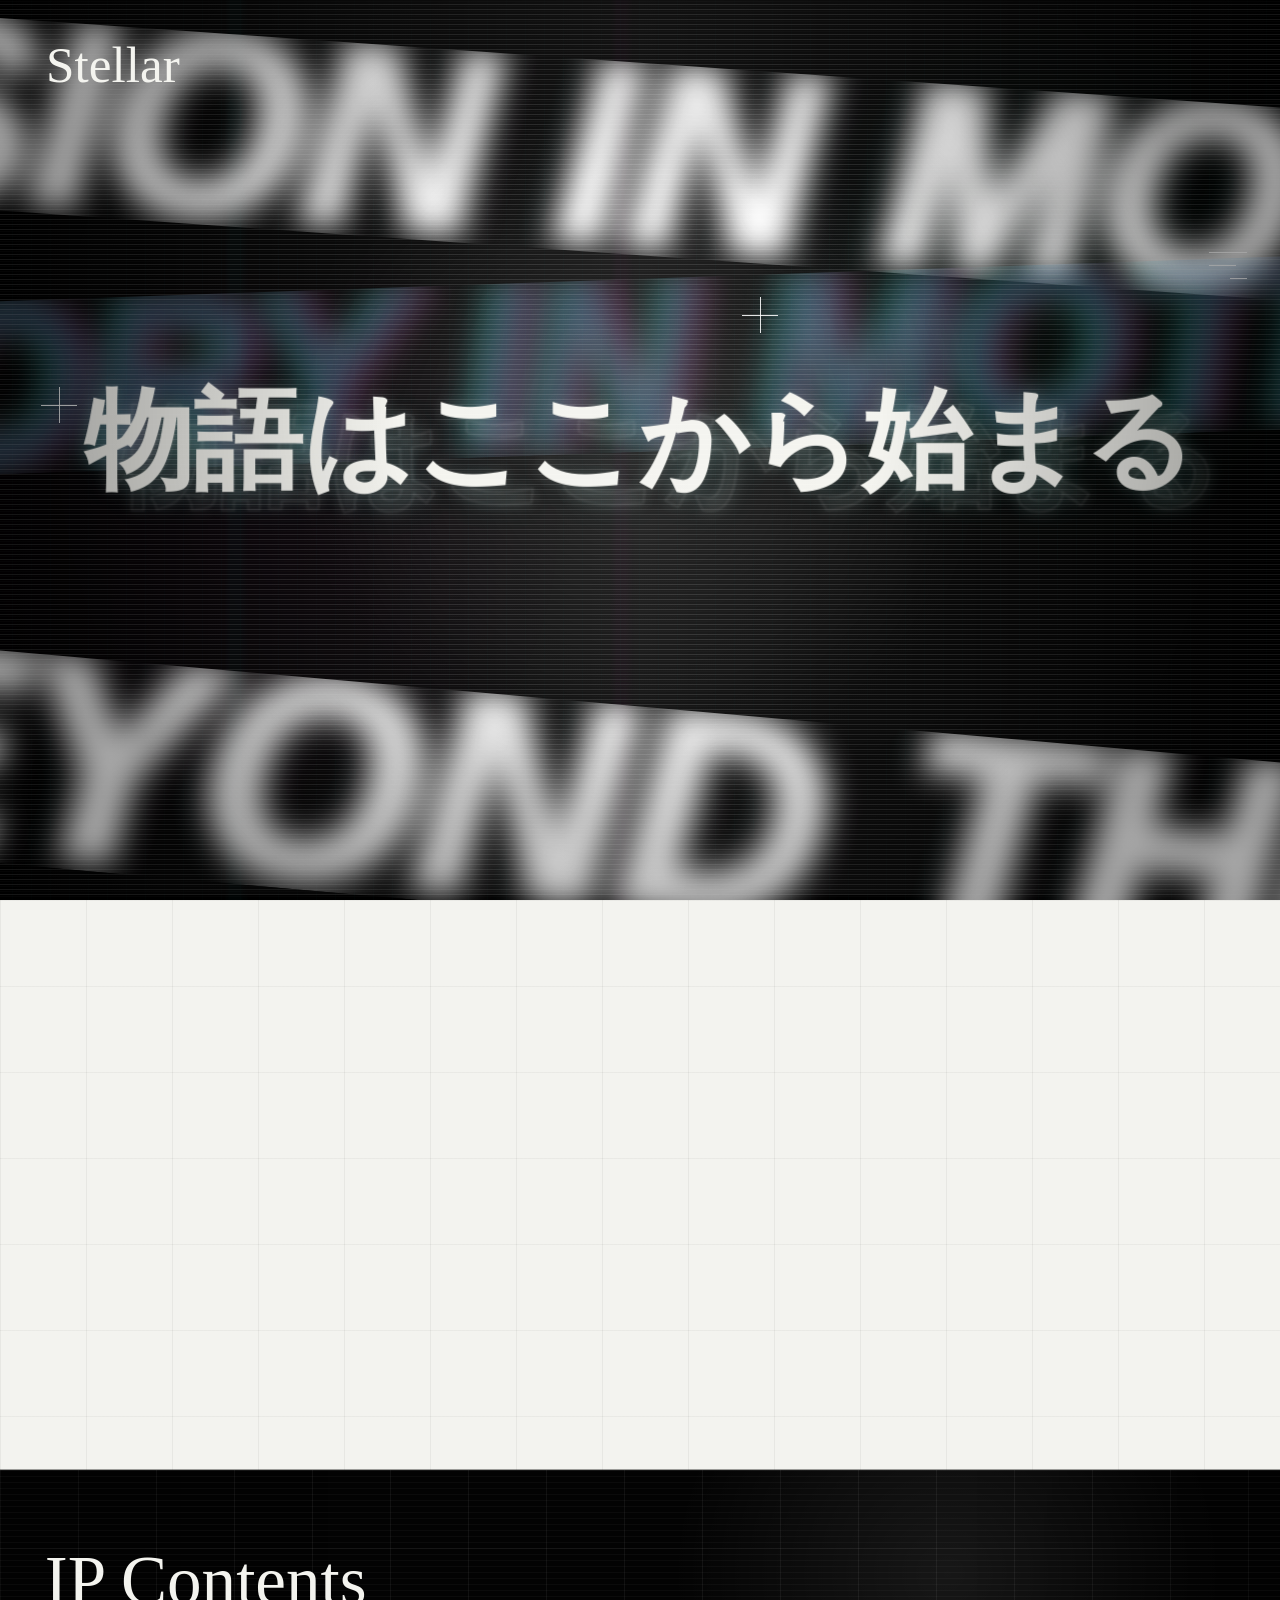
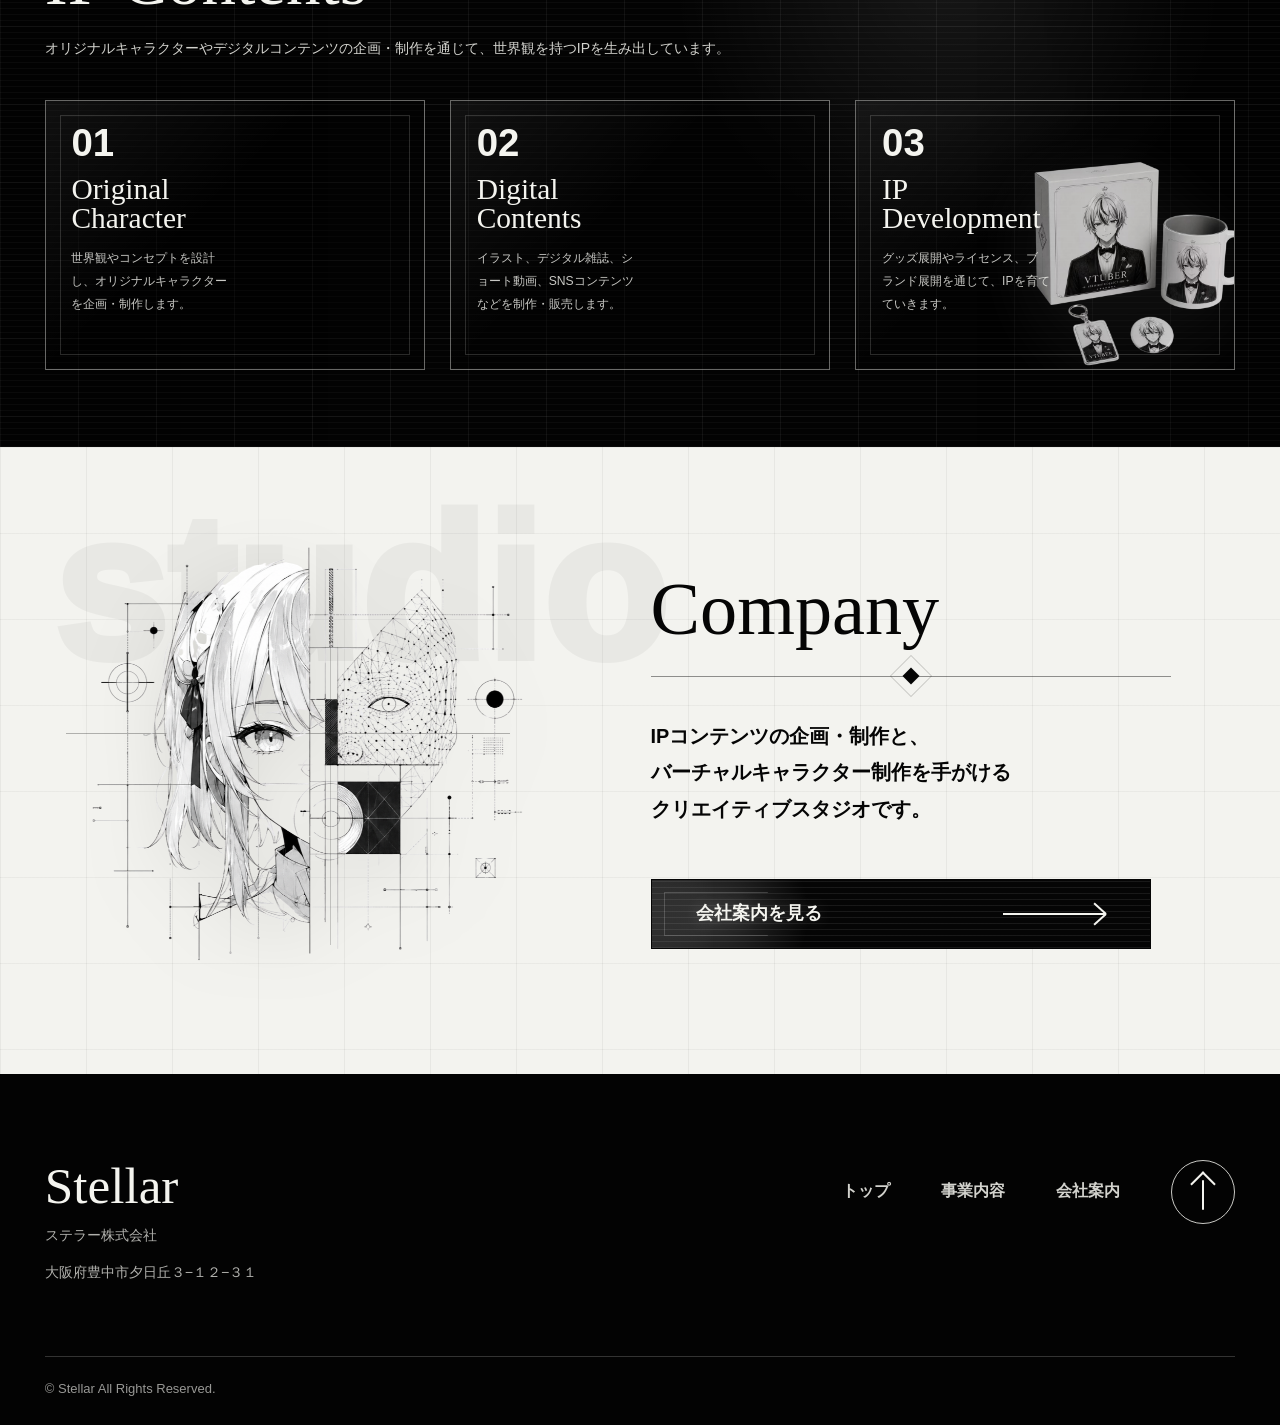
<file: index.html>
<!doctype html>
<html lang="ja">
  <head>
    <meta charset="utf-8">
    <meta name="viewport" content="width=device-width, initial-scale=1">
    <title>ステラー株式会社 | IPコンテンツと仮想世界を創造するスタジオ</title>
    <meta name="robots" content="index, follow, max-image-preview:large">
    <meta name="format-detection" content="telephone=no">
    <meta name="theme-color" content="#000000">
    <meta
      name="description"
      content="ステラー株式会社は、キャラクター、VTuber、Live2D、デジタルコンテンツを通じて、物語と世界観を持つIPコンテンツを企画・制作するクリエイティブカンパニーです。"
    >
    <link rel="canonical" href="https://stellar-inc.jp/">
    <meta property="og:title" content="ステラー株式会社 | IPコンテンツと仮想世界を創造するスタジオ">
    <meta
      property="og:description"
      content="キャラクター、VTuber、Live2D、デジタルコンテンツを通じて、物語と世界観を持つIPコンテンツを企画・制作します。"
    >
    <meta property="og:url" content="https://stellar-inc.jp/">
    <meta property="og:image" content="https://stellar-inc.jp/original-character-ip.png">
    <meta property="og:image:alt" content="ステラー株式会社のIPコンテンツ制作ビジュアル">
    <meta property="og:type" content="website">
    <meta property="og:locale" content="ja_JP">
    <meta property="og:site_name" content="ステラー株式会社">
    <meta name="twitter:card" content="summary_large_image">
    <meta name="twitter:title" content="ステラー株式会社 | IPコンテンツと仮想世界を創造するスタジオ">
    <meta
      name="twitter:description"
      content="キャラクター、VTuber、Live2D、デジタルコンテンツを通じて、物語と世界観を持つIPコンテンツを企画・制作します。"
    >
    <meta name="twitter:image" content="https://stellar-inc.jp/original-character-ip.png">
    <link rel="icon" href="./favicon.ico" sizes="any">
    <link rel="icon" type="image/png" sizes="32x32" href="./favicon-32x32.png">
    <link rel="icon" type="image/png" sizes="16x16" href="./favicon-16x16.png">
    <link rel="apple-touch-icon" sizes="180x180" href="./apple-touch-icon.png">
    <link rel="manifest" href="./site.webmanifest">
    <link rel="stylesheet" href="./styles.css">
    <script type="application/ld+json">
      {
        "@context": "https://schema.org",
        "@graph": [
          {
            "@type": "Organization",
            "@id": "https://stellar-inc.jp/#organization",
            "url": "https://stellar-inc.jp/",
            "name": "ステラー株式会社",
            "alternateName": "Stellar",
            "description": "キャラクター、VTuber、Live2D、デジタルコンテンツを通じて、物語と世界観を持つIPコンテンツを企画・制作するクリエイティブカンパニーです。",
            "foundingDate": "2019-11-13",
            "founder": {
              "@type": "Person",
              "name": "毛利 雄一",
              "jobTitle": "代表取締役"
            },
            "address": {
              "@type": "PostalAddress",
              "addressCountry": "JP",
              "addressRegion": "大阪府",
              "addressLocality": "豊中市",
              "streetAddress": "夕日丘3-12-31"
            },
            "knowsAbout": [
              "IPコンテンツ制作",
              "仮想世界づくり",
              "キャラクターデザイン",
              "VTuber制作",
              "Live2Dモデリング",
              "デジタルコンテンツ制作"
            ]
          },
          {
            "@type": "WebSite",
            "@id": "https://stellar-inc.jp/#website",
            "url": "https://stellar-inc.jp/",
            "name": "ステラー株式会社",
            "alternateName": "Stellar",
            "inLanguage": "ja",
            "publisher": {
              "@id": "https://stellar-inc.jp/#organization"
            }
          },
          {
            "@type": "WebPage",
            "@id": "https://stellar-inc.jp/#webpage",
            "url": "https://stellar-inc.jp/",
            "name": "ステラー株式会社 | IPコンテンツと仮想世界を創造するスタジオ",
            "description": "ステラー株式会社は、キャラクター、VTuber、Live2D、デジタルコンテンツを通じて、物語と世界観を持つIPコンテンツを企画・制作するクリエイティブカンパニーです。",
            "inLanguage": "ja",
            "isPartOf": {
              "@id": "https://stellar-inc.jp/#website"
            },
            "about": {
              "@id": "https://stellar-inc.jp/#organization"
            }
          },
          {
            "@type": "ItemList",
            "name": "ステラー株式会社の事業領域",
            "itemListElement": [
              {
                "@type": "ListItem",
                "position": 1,
                "name": "IPコンテンツ企画・制作"
              },
              {
                "@type": "ListItem",
                "position": 2,
                "name": "仮想世界づくり"
              },
              {
                "@type": "ListItem",
                "position": 3,
                "name": "キャラクターデザイン・Live2D・VTuber制作"
              }
            ]
          }
        ]
      }
    </script>
  </head>
  <body class="intro-sequence">
    <main class="site-shell">
      <section class="hero" aria-label="Stellar hero">
        <canvas class="noise-canvas" id="noiseCanvas" aria-hidden="true"></canvas>
        <div class="scanlines" aria-hidden="true"></div>
        <div class="cursor-field" id="cursorField" aria-hidden="true"></div>

        <header class="site-header">
          <a class="brand" href="./index.html" aria-label="Stellar home">
            <span>Stellar</span>
          </a>
        </header>

        <div class="hero-stage">
          <div class="kinetic-layer layer-top" data-speed="-0.28" aria-hidden="true">
            <div class="ticker ticker-fast">
              <span>VISION IN MOTION VISION IN MOTION&nbsp;</span>
              <span>VISION IN MOTION VISION IN MOTION&nbsp;</span>
            </div>
          </div>

          <div class="kinetic-layer layer-outline" data-speed="0.18" aria-hidden="true">
            <div class="ticker ticker-slow">
              <span>STORY IN MOTION STORY IN MOTION&nbsp;</span>
              <span>STORY IN MOTION STORY IN MOTION&nbsp;</span>
            </div>
          </div>

          <div class="kinetic-layer layer-bottom" data-speed="0.34" aria-hidden="true">
            <div class="ticker ticker-medium">
              <span>BEYOND THE FRAME BEYOND THE FRAME&nbsp;</span>
              <span>BEYOND THE FRAME BEYOND THE FRAME&nbsp;</span>
            </div>
          </div>

          <div class="cross cross-a" aria-hidden="true"></div>
          <div class="cross cross-b" aria-hidden="true"></div>
          <div class="signal-bars" aria-hidden="true">
            <span></span>
            <span></span>
            <span></span>
          </div>

          <h1 class="hero-title" aria-label="物語はここから始まる">
            <span class="title-line" data-text="物語はここから始まる">
              <span>物語は</span><span>ここから始まる</span>
            </span>
            <span class="title-ghost" aria-hidden="true">
              <span>物語は</span><span>ここから始まる</span>
            </span>
          </h1>

        </div>
      </section>

      <section class="service-section reveal-section" id="service" aria-labelledby="service-title">
        <div class="section-inner">
          <div class="section-heading">
            <h2 id="service-title">Virtual IP Studio</h2>
            <p>
              キャラクターデザイン、Live2Dモデリング、デビューサポートを通じて、仮想世界の入口となるIPを形にします。
            </p>
          </div>

          <div class="service-grid">
            <article class="service-card">
              <div class="card-copy">
                <span class="card-number">01</span>
                <h3>Character<br>Design</h3>
                <p>世界観や個性を丁寧にヒアリングし、魅力を最大限に引き出すキャラクターデザインを制作します。</p>
              </div>
              <img src="./character-design-site.png" alt="世界観を表現するキャラクターデザイン制作" width="800" height="800" loading="lazy" decoding="async">
            </article>

            <article class="service-card">
              <div class="card-copy">
                <span class="card-number">02</span>
                <h3>Live2D<br>Modeling</h3>
                <p>高品質なモデリングで、自然で滑らかな表情・動きを実現。魅力が伝わるモデルを制作します。</p>
              </div>
              <img src="./live2d-modeling-site.png" alt="VTuberやバーチャルキャラクター向けLive2Dモデリング" width="800" height="800" loading="lazy" decoding="async">
            </article>

            <article class="service-card">
              <div class="card-copy">
                <span class="card-number">03</span>
                <h3>Debut<br>Support</h3>
                <p>配信環境の構築、素材制作、アカウント設計まで、安心のデビューをサポートします。</p>
              </div>
              <img src="./vtuber-debut-support-site.png" alt="VTuberデビューや配信開始を支援する制作サポート" width="800" height="800" loading="lazy" decoding="async">
            </article>
          </div>

        </div>
      </section>

      <section class="ip-section reveal-section" id="ip-contents" aria-labelledby="ip-title">
        <div class="section-inner">
          <div class="ip-heading">
            <h2 id="ip-title">IP Contents</h2>
            <p>
              オリジナルキャラクターやデジタルコンテンツの企画・制作を通じて、世界観を持つIPを生み出しています。
            </p>
          </div>

          <div class="ip-grid">
            <article class="ip-card">
              <div class="ip-card-copy">
                <span class="card-number">01</span>
                <h3>Original<br>Character</h3>
                <p>世界観やコンセプトを設計し、オリジナルキャラクターを企画・制作します。</p>
              </div>
              <img class="ip-visual ip-visual-image" src="./original-character-ip-site.png" alt="世界観を持つオリジナルキャラクターIP制作" width="800" height="800" loading="lazy" decoding="async">
            </article>

            <article class="ip-card">
              <div class="ip-card-copy">
                <span class="card-number">02</span>
                <h3>Digital<br>Contents</h3>
                <p>イラスト、デジタル雑誌、ショート動画、SNSコンテンツなどを制作・販売します。</p>
              </div>
              <img class="ip-visual ip-visual-image" src="./digital-contents-site.png" alt="イラストやショート動画などのデジタルコンテンツ制作" width="800" height="800" loading="lazy" decoding="async">
            </article>

            <article class="ip-card">
              <div class="ip-card-copy">
                <span class="card-number">03</span>
                <h3>IP<br>Development</h3>
                <p>グッズ展開やライセンス、ブランド展開を通じて、IPを育てていきます。</p>
              </div>
              <img class="ip-visual ip-visual-image" src="./ip-development-goods-site.png" alt="グッズやライセンス展開によるIP開発" width="800" height="800" loading="lazy" decoding="async">
            </article>
          </div>
        </div>
      </section>

      <section class="company-section reveal-section" id="company" aria-labelledby="company-title">
        <div class="studio-word" aria-hidden="true">studio</div>
        <div class="company-inner">
          <div class="blueprint-panel">
            <img src="./character-production-blueprint-site.png" alt="IPコンテンツとバーチャルキャラクター制作の設計図" width="900" height="900" loading="lazy" decoding="async">
          </div>

          <div class="company-copy">
            <h2 id="company-title">Company</h2>
            <div class="company-rule" aria-hidden="true"></div>
            <p>
              IPコンテンツの企画・制作と、<br>
              バーチャルキャラクター制作を手がける<br>
              クリエイティブスタジオです。
            </p>

            <a class="wide-link company-link" href="./company.html">
              <span class="wide-link-label" data-text="会社案内を見る">会社案内を見る</span>
              <span class="wide-link-arrow" aria-hidden="true">
                <span></span>
              </span>
            </a>
          </div>
        </div>
      </section>

      <footer class="site-footer" id="contact">
        <div class="footer-inner">
          <div class="footer-main">
            <div class="footer-company">
              <a class="footer-brand" href="./index.html">Stellar</a>
              <p>ステラー株式会社</p>
              <p>大阪府豊中市夕日丘３−１２−３１</p>
            </div>

            <div class="footer-menu">
              <nav class="footer-nav" aria-label="Footer navigation">
                <a href="./index.html">トップ</a>
                <a href="#service">事業内容</a>
                <a href="./company.html">会社案内</a>
              </nav>
              <a class="back-to-top" href="#" aria-label="Back to top">↑</a>
            </div>
          </div>

          <div class="footer-bottom">
            <small>© Stellar All Rights Reserved.</small>
          </div>
        </div>
      </footer>
    </main>

    <script src="./script.js"></script>
  </body>
</html>
</file>
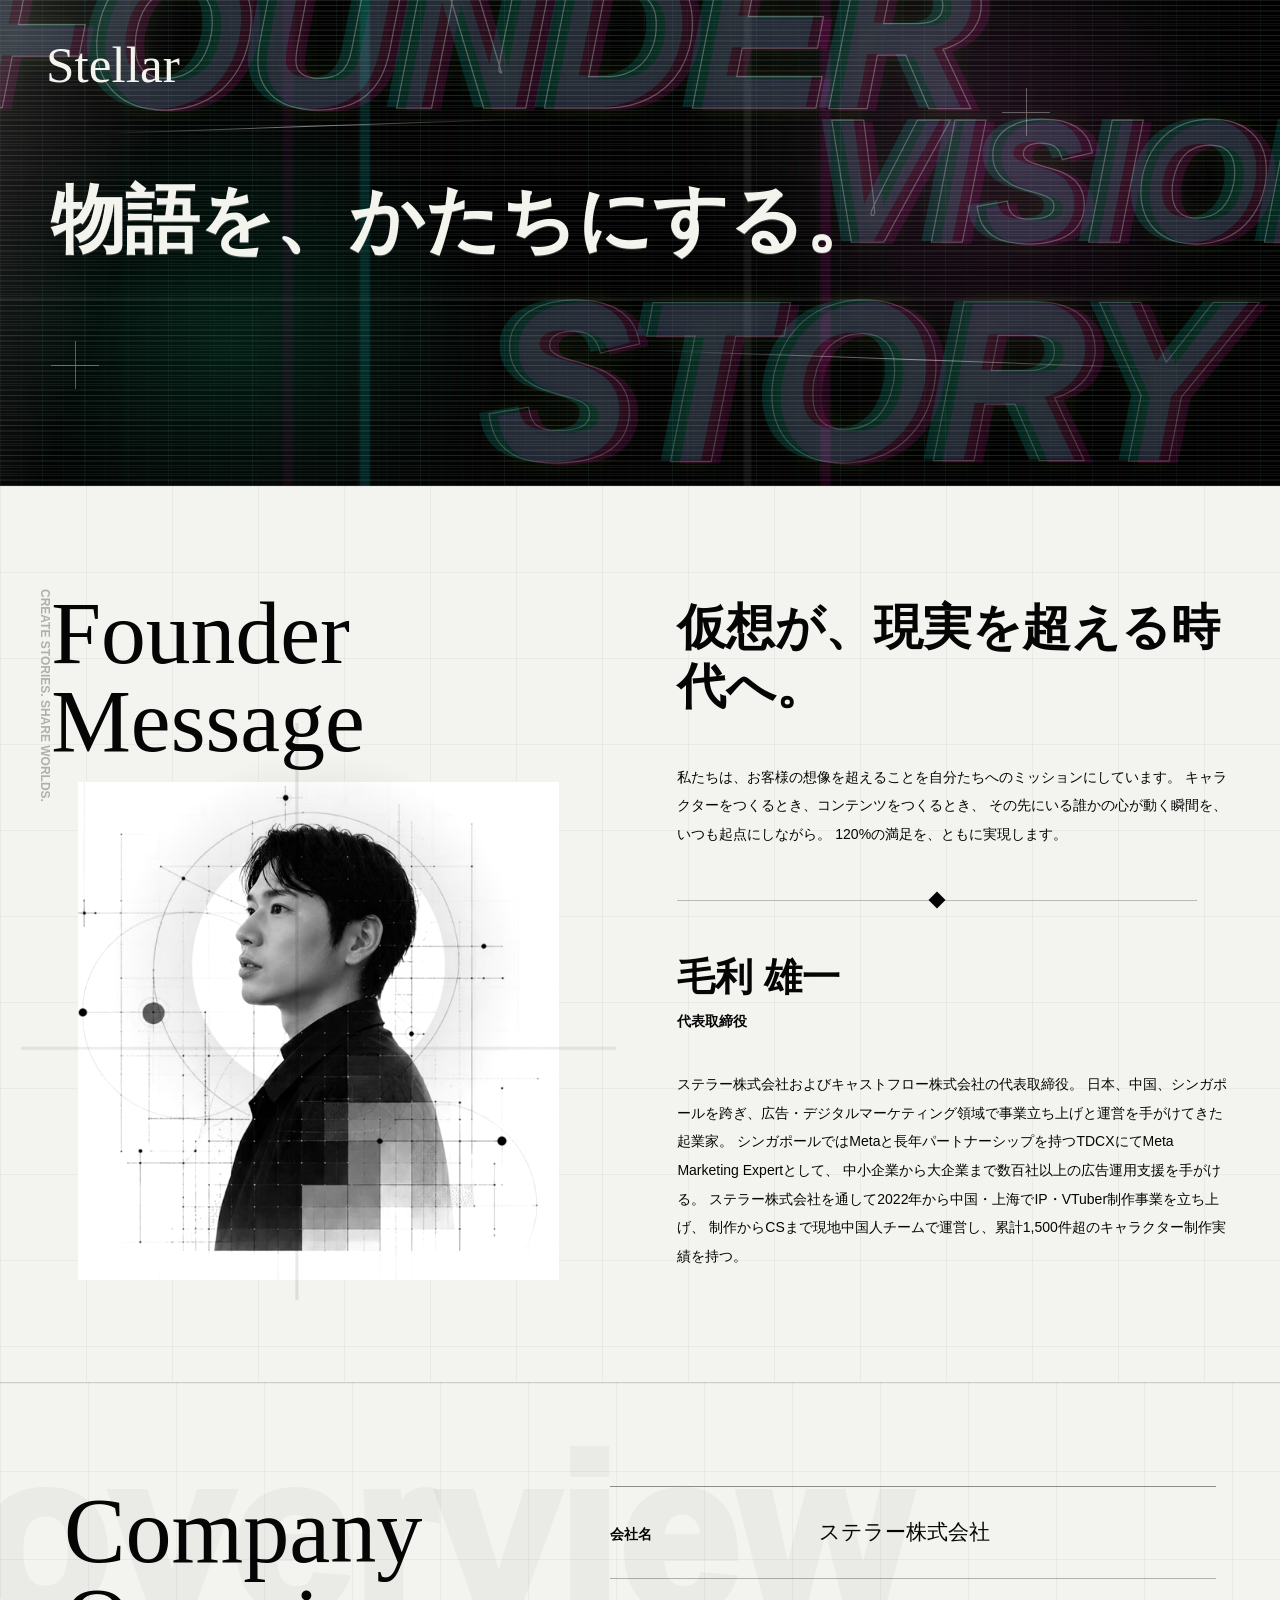
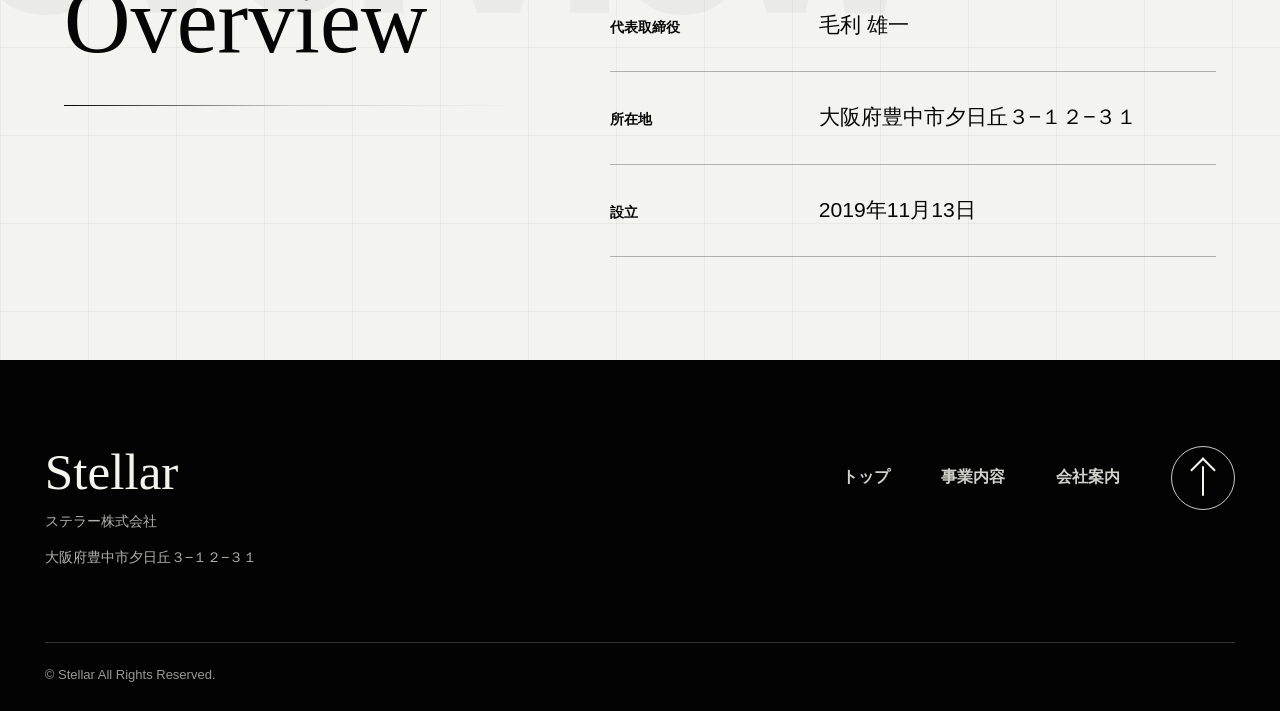
<file: company.html>
<!doctype html>
<html lang="ja">
  <head>
    <meta charset="utf-8">
    <meta name="viewport" content="width=device-width, initial-scale=1">
    <title>会社案内 | ステラー株式会社</title>
    <meta name="robots" content="index, follow, max-image-preview:large">
    <meta name="format-detection" content="telephone=no">
    <meta name="theme-color" content="#000000">
    <meta
      name="description"
      content="ステラー株式会社の代表メッセージ、会社概要、所在地、設立情報をご紹介します。IPコンテンツ制作と仮想世界づくりを行うクリエイティブカンパニーです。"
    >
    <link rel="canonical" href="https://stellar-inc.jp/company.html">
    <meta property="og:title" content="会社案内 | ステラー株式会社">
    <meta
      property="og:description"
      content="ステラー株式会社の代表メッセージと会社概要。IPコンテンツ制作と仮想世界づくりを行うクリエイティブカンパニーです。"
    >
    <meta property="og:url" content="https://stellar-inc.jp/company.html">
    <meta property="og:image" content="https://stellar-inc.jp/founder-portrait.jpg">
    <meta property="og:image:alt" content="ステラー株式会社 代表取締役 毛利雄一">
    <meta property="og:type" content="website">
    <meta property="og:locale" content="ja_JP">
    <meta property="og:site_name" content="ステラー株式会社">
    <meta name="twitter:card" content="summary_large_image">
    <meta name="twitter:title" content="会社案内 | ステラー株式会社">
    <meta
      name="twitter:description"
      content="ステラー株式会社の代表メッセージと会社概要。IPコンテンツ制作と仮想世界づくりを行うクリエイティブカンパニーです。"
    >
    <meta name="twitter:image" content="https://stellar-inc.jp/founder-portrait.jpg">
    <link rel="icon" href="./favicon.ico" sizes="any">
    <link rel="icon" type="image/png" sizes="32x32" href="./favicon-32x32.png">
    <link rel="icon" type="image/png" sizes="16x16" href="./favicon-16x16.png">
    <link rel="apple-touch-icon" sizes="180x180" href="./apple-touch-icon.png">
    <link rel="manifest" href="./site.webmanifest">
    <link rel="stylesheet" href="./styles.css">
    <script type="application/ld+json">
      {
        "@context": "https://schema.org",
        "@graph": [
          {
            "@type": "AboutPage",
            "@id": "https://stellar-inc.jp/company.html#webpage",
            "url": "https://stellar-inc.jp/company.html",
            "name": "会社案内 | ステラー株式会社",
            "inLanguage": "ja",
            "about": {
              "@id": "https://stellar-inc.jp/#organization"
            }
          },
          {
            "@type": "Organization",
            "@id": "https://stellar-inc.jp/#organization",
            "url": "https://stellar-inc.jp/",
            "name": "ステラー株式会社",
            "alternateName": "Stellar",
            "description": "IPコンテンツ制作と仮想世界づくりを行うクリエイティブカンパニーです。",
            "foundingDate": "2019-11-13",
            "founder": {
              "@type": "Person",
              "name": "毛利 雄一",
              "jobTitle": "代表取締役"
            },
            "address": {
              "@type": "PostalAddress",
              "addressCountry": "JP",
              "addressRegion": "大阪府",
              "addressLocality": "豊中市",
              "streetAddress": "夕日丘3-12-31"
            }
          },
          {
            "@type": "BreadcrumbList",
            "itemListElement": [
              {
                "@type": "ListItem",
                "position": 1,
                "name": "トップ",
                "item": "https://stellar-inc.jp/"
              },
              {
                "@type": "ListItem",
                "position": 2,
                "name": "会社案内",
                "item": "https://stellar-inc.jp/company.html"
              }
            ]
          }
        ]
      }
    </script>
  </head>
  <body>
    <main class="company-page">
      <section class="message-hero" aria-labelledby="message-hero-title">
        <header class="page-header">
          <a class="brand" href="./index.html" aria-label="Stellar home">
            <span>Stellar</span>
          </a>
        </header>

        <div class="message-kinetic" aria-hidden="true">
          <div class="message-word message-word-a" data-word="FOUNDER">FOUNDER</div>
          <div class="message-word message-word-b" data-word="VISION">VISION</div>
          <div class="message-word message-word-c" data-word="STORY">STORY</div>
          <div class="message-line message-line-a"></div>
          <div class="message-line message-line-b"></div>
          <div class="message-cross message-cross-a"></div>
          <div class="message-cross message-cross-b"></div>
        </div>

        <div class="message-hero-inner">
          <h1 id="message-hero-title">
            <span>物語を、</span><span>かたちにする。</span>
          </h1>
        </div>
      </section>

      <section class="founder-section" aria-labelledby="founder-title">
        <div class="founder-side-text" aria-hidden="true">CREATE STORIES. SHARE WORLDS.</div>

        <div class="founder-inner">
          <div class="founder-visual">
            <h2 id="founder-title">Founder<br>Message</h2>
            <div class="founder-portrait">
              <img src="./founder-portrait.jpg" alt="ステラー株式会社 代表取締役 毛利雄一" width="1233" height="1275" loading="lazy" decoding="async">
            </div>
          </div>

          <div class="founder-copy">
            <h3>仮想が、現実を超える時代へ。</h3>
            <p>
              私たちは、お客様の想像を超えることを自分たちへのミッションにしています。
              キャラクターをつくるとき、コンテンツをつくるとき、
              その先にいる誰かの心が動く瞬間を、いつも起点にしながら。
              120%の満足を、ともに実現します。
            </p>

            <div class="founder-divider" aria-hidden="true"></div>

            <div class="founder-profile">
              <h4>毛利 雄一</h4>
              <p>代表取締役</p>
            </div>

            <p>
              ステラー株式会社およびキャストフロー株式会社の代表取締役。
              日本、中国、シンガポールを跨ぎ、広告・デジタルマーケティング領域で事業立ち上げと運営を手がけてきた起業家。
              シンガポールではMetaと長年パートナーシップを持つTDCXにてMeta Marketing Expertとして、
              中小企業から大企業まで数百社以上の広告運用支援を手がける。
              ステラー株式会社を通して2022年から中国・上海でIP・VTuber制作事業を立ち上げ、
              制作からCSまで現地中国人チームで運営し、累計1,500件超のキャラクター制作実績を持つ。
            </p>
          </div>
        </div>
      </section>

      <section class="overview-section" aria-labelledby="overview-title">
        <div class="overview-inner">
          <div class="overview-heading">
            <h2 id="overview-title">Company<br>Overview</h2>
          </div>

          <dl class="overview-list">
            <div>
              <dt>会社名</dt>
              <dd>ステラー株式会社</dd>
            </div>
            <div>
              <dt>代表取締役</dt>
              <dd>毛利 雄一</dd>
            </div>
            <div>
              <dt>所在地</dt>
              <dd>大阪府豊中市夕日丘３−１２−３１</dd>
            </div>
            <div>
              <dt>設立</dt>
              <dd>2019年11月13日</dd>
            </div>
          </dl>
        </div>
      </section>

      <footer class="site-footer" id="contact">
        <div class="footer-inner">
          <div class="footer-main">
            <div class="footer-company">
              <a class="footer-brand" href="./index.html">Stellar</a>
              <p>ステラー株式会社</p>
              <p>大阪府豊中市夕日丘３−１２−３１</p>
            </div>

            <div class="footer-menu">
              <nav class="footer-nav" aria-label="Footer navigation">
                <a href="./index.html">トップ</a>
                <a href="./index.html#service">事業内容</a>
                <a href="./company.html">会社案内</a>
              </nav>
              <a class="back-to-top" href="#" aria-label="Back to top">↑</a>
            </div>
          </div>

          <div class="footer-bottom">
            <small>© Stellar All Rights Reserved.</small>
          </div>
        </div>
      </footer>
    </main>
  </body>
</html>
</file>
<file: styles.css>
:root {
  --bg: #030303;
  --fg: #f4f4ef;
  --muted: rgba(244, 244, 239, 0.68);
  --faint: rgba(244, 244, 239, 0.16);
  --line: rgba(244, 244, 239, 0.38);
  --accent: #f4f4ef;
  --mx: 0px;
  --my: 0px;
}

* {
  box-sizing: border-box;
}

html,
body {
  width: 100%;
  min-height: 100%;
  margin: 0;
  background: var(--bg);
  color: var(--fg);
  font-family:
    Inter, "Helvetica Neue", Arial, "Noto Sans JP", "Yu Gothic", sans-serif;
}

body {
  overflow-x: hidden;
}

a {
  color: inherit;
  text-decoration: none;
}

button {
  font: inherit;
}

.site-shell {
  min-height: 100vh;
  background:
    radial-gradient(circle at 70% 18%, rgba(255, 255, 255, 0.07), transparent 28%),
    radial-gradient(circle at 18% 88%, rgba(255, 255, 255, 0.05), transparent 24%),
    var(--bg);
}

.section-inner,
.company-inner,
.footer-inner {
  width: min(100% - clamp(32px, 7vw, 96px), 1440px);
  margin-inline: auto;
}

.hero {
  position: relative;
  min-height: 100svh;
  overflow: hidden;
  isolation: isolate;
  background: #000;
}

.hero::before,
.hero::after {
  position: absolute;
  inset: 0;
  content: "";
  pointer-events: none;
}

.hero::before {
  z-index: 2;
  background:
    linear-gradient(90deg, rgba(0, 0, 0, 0.84), transparent 16%, transparent 78%, rgba(0, 0, 0, 0.76)),
    linear-gradient(180deg, rgba(0, 0, 0, 0.28), transparent 42%, rgba(0, 0, 0, 0.62));
}

.hero::after {
  z-index: 8;
  background: radial-gradient(circle at calc(50% + var(--mx) * 0.04) calc(46% + var(--my) * 0.04), transparent 0 30%, rgba(0, 0, 0, 0.34) 74%);
  mix-blend-mode: multiply;
}

.hero::before,
.hero::after,
.noise-canvas,
.scanlines,
.cursor-field,
.kinetic-layer,
.site-header,
.cross,
.signal-bars,
.title-ghost {
  transition:
    opacity 760ms cubic-bezier(0.16, 1, 0.3, 1),
    filter 900ms cubic-bezier(0.16, 1, 0.3, 1),
    clip-path 1100ms cubic-bezier(0.16, 1, 0.3, 1),
    transform 900ms cubic-bezier(0.16, 1, 0.3, 1);
}

.intro-sequence .hero::before,
.intro-sequence .hero::after,
.intro-sequence .noise-canvas,
.intro-sequence .scanlines,
.intro-sequence .cursor-field,
.intro-sequence .kinetic-layer,
.intro-sequence .site-header,
.intro-sequence .cross,
.intro-sequence .signal-bars,
.intro-sequence .title-ghost {
  opacity: 0;
}

.intro-sequence .hero {
  cursor: wait;
}

.intro-sequence .title-line {
  opacity: 0;
  transform: translateY(22px) scale(0.98);
  filter: blur(12px);
  animation: none;
}

.intro-sequence.intro-title-in .title-line {
  animation: intro-title-reveal 1850ms cubic-bezier(0.13, 0.86, 0.18, 1) forwards;
}

.intro-sequence.intro-atmosphere .hero::before,
.intro-sequence.intro-atmosphere .hero::after,
.intro-sequence.intro-atmosphere .noise-canvas,
.intro-sequence.intro-atmosphere .scanlines,
.intro-sequence.intro-atmosphere .cursor-field {
  opacity: 1;
}

.intro-sequence.intro-kinetic .kinetic-layer,
.intro-sequence.intro-kinetic .title-ghost {
  opacity: 1;
}

.intro-sequence .kinetic-layer {
  clip-path: inset(0 100% 0 0);
  filter: blur(16px) contrast(1.45);
}

.intro-sequence.intro-kinetic .kinetic-layer {
  clip-path: inset(0 0 0 0);
}

.intro-sequence.intro-kinetic .layer-outline {
  transition-delay: 150ms;
}

.intro-sequence.intro-kinetic .layer-bottom {
  transition-delay: 280ms;
}

.intro-sequence.intro-ui .site-header,
.intro-sequence.intro-ui .cross,
.intro-sequence.intro-ui .signal-bars {
  opacity: 1;
}

.intro-sequence .site-header {
  transform: translateY(18px);
}

.intro-sequence.intro-ui .site-header {
  transform: translateY(0);
}

.intro-finished .title-line {
  opacity: 1;
  transform: translateY(0) scale(1);
  filter: blur(0);
  animation: none;
}

.noise-canvas,
.scanlines,
.cursor-field {
  position: absolute;
  inset: 0;
  width: 100%;
  height: 100%;
  pointer-events: none;
}

.noise-canvas {
  z-index: 6;
  opacity: 0.28;
  mix-blend-mode: screen;
}

.scanlines {
  z-index: 7;
  opacity: 0.34;
  background:
    repeating-linear-gradient(0deg, rgba(255, 255, 255, 0.12) 0 1px, transparent 1px 5px),
    linear-gradient(90deg, transparent, rgba(255, 255, 255, 0.08), transparent);
  transform: translateY(var(--scan, 0));
}

.cursor-field {
  z-index: 1;
  background: radial-gradient(circle at calc(50% + var(--mx) * 0.08) calc(50% + var(--my) * 0.08), rgba(255, 255, 255, 0.12), transparent 22rem);
  filter: blur(24px);
}

.site-header {
  position: absolute;
  z-index: 20;
  top: clamp(22px, 3.2vw, 42px);
  left: clamp(20px, 3.6vw, 56px);
  right: clamp(20px, 3.6vw, 56px);
  display: grid;
  grid-template-columns: auto;
  align-items: start;
  gap: 28px;
  letter-spacing: 0;
}

.brand {
  display: grid;
  gap: 1px;
  width: max-content;
  font-family: Georgia, "Times New Roman", "Yu Mincho", "Hiragino Mincho ProN", serif;
  font-size: clamp(34px, 4vw, 58px);
  font-weight: 400;
  line-height: 0.92;
}

.hero-stage {
  position: absolute;
  z-index: 5;
  inset: 0;
  transform: translate3d(calc(var(--mx) * -0.012), calc(var(--my) * -0.012), 0);
}

.hero-stage::before,
.hero-stage::after {
  position: absolute;
  inset: -8%;
  content: "";
  pointer-events: none;
}

.hero-stage::before {
  z-index: 2;
  background:
    repeating-linear-gradient(0deg, rgba(255, 255, 255, 0.12) 0 1px, transparent 1px 5px),
    repeating-linear-gradient(90deg, rgba(0, 255, 255, 0.06) 0 1px, transparent 1px 19px),
    linear-gradient(90deg, transparent 0 22%, rgba(0, 255, 255, 0.12) 22.4% 23%, transparent 23.6% 48%, rgba(255, 0, 196, 0.12) 48.4% 49%, transparent 49.6%),
    radial-gradient(circle at 78% 34%, rgba(0, 255, 174, 0.16), transparent 22%),
    radial-gradient(circle at 24% 58%, rgba(255, 0, 196, 0.14), transparent 24%);
  mix-blend-mode: screen;
  opacity: 0.18;
  animation: tv-noise 920ms steps(2, end) infinite;
}

.hero-stage::after {
  z-index: 3;
  background:
    linear-gradient(90deg, transparent 0 36%, rgba(0, 255, 255, 0.22) 36.2% 36.8%, transparent 37%),
    linear-gradient(90deg, transparent 0 61%, rgba(255, 0, 196, 0.18) 61.1% 61.7%, transparent 62%),
    linear-gradient(180deg, transparent 0 46%, rgba(204, 255, 0, 0.12) 46.2% 46.7%, transparent 47%);
  mix-blend-mode: screen;
  opacity: 0;
  animation: neon-burst 3.4s steps(1, end) infinite;
}

.kinetic-layer {
  position: absolute;
  left: 50%;
  width: 160vw;
  min-width: 1400px;
  color: var(--fg);
  opacity: 0.92;
  transform: translate3d(calc(-50% + var(--mx) * 0.018), calc(var(--my) * 0.018), 0) rotate(var(--tilt));
  text-shadow:
    -8px 0 0 rgba(0, 255, 255, 0.18),
    7px 1px 0 rgba(255, 0, 196, 0.16),
    0 0 22px rgba(204, 255, 0, 0.08);
  animation: chroma-jitter 2.8s steps(1, end) infinite;
  will-change: transform;
}

.ticker {
  display: flex;
  width: max-content;
  font-weight: 1000;
  font-style: italic;
  line-height: 0.75;
  white-space: nowrap;
  will-change: transform, filter;
}

.ticker span {
  display: block;
}

.layer-top {
  --tilt: 4deg;
  top: 7vh;
  filter: blur(1.2px) contrast(1.16);
}

.layer-top .ticker {
  animation: drift-left 10s linear infinite, glitch-smear 3.8s steps(2, end) infinite;
  font-size: clamp(130px, 20vw, 360px);
}

.layer-outline {
  --tilt: -2deg;
  top: 31vh;
  color: transparent;
  opacity: 0.58;
  -webkit-text-stroke: 2px rgba(244, 244, 239, 0.52);
  text-stroke: 2px rgba(244, 244, 239, 0.52);
}

.layer-outline .ticker {
  animation: drift-right 18s linear infinite;
  font-size: clamp(120px, 18vw, 310px);
}

.layer-bottom {
  --tilt: 5deg;
  bottom: -2vh;
  filter: blur(2px) contrast(1.22);
}

.layer-bottom .ticker {
  animation: drift-left 14s linear infinite reverse, glitch-smear 4.7s steps(2, end) infinite;
  font-size: clamp(140px, 22vw, 390px);
}

.hero-title {
  position: absolute;
  z-index: 14;
  top: 49%;
  left: 50%;
  width: min(92vw, 1180px);
  margin: 0;
  color: var(--fg);
  font-size: clamp(48px, 8.5vw, 132px);
  font-weight: 1000;
  line-height: 0.98;
  text-align: center;
  white-space: nowrap;
  transform: translate(-50%, -50%);
  text-shadow:
    0 0 16px rgba(244, 244, 239, 0.16),
    0 0 34px rgba(0, 255, 255, 0.08);
}

.title-line,
.title-ghost {
  display: block;
  will-change: transform, clip-path, filter;
}

.title-line span,
.title-ghost span {
  display: inline;
}

.title-line {
  position: relative;
  filter: drop-shadow(0 0 12px rgba(244, 244, 239, 0.1));
  animation: title-impact 900ms cubic-bezier(0.16, 1, 0.3, 1) both;
}

.title-line::selection {
  background: rgba(0, 255, 255, 0.3);
}

.title-line::before,
.title-line::after {
  position: absolute;
  inset: 0;
  content: attr(data-text);
  opacity: 0;
  pointer-events: none;
}

.title-line::before {
  color: rgba(0, 255, 255, 0.78);
  text-shadow: 0 0 18px rgba(0, 255, 255, 0.52);
  transform: translate(-8px, -2px);
  clip-path: inset(0 0 52% 0);
  animation: title-glitch-a 3.4s steps(1, end) infinite;
}

.title-line::after {
  color: rgba(255, 0, 196, 0.72);
  text-shadow: 0 0 18px rgba(255, 0, 196, 0.48);
  transform: translate(8px, 3px);
  clip-path: inset(48% 0 0 0);
  animation: title-glitch-b 2.9s steps(1, end) infinite;
}

.title-ghost {
  position: absolute;
  inset: 0;
  z-index: -1;
  color: transparent;
  -webkit-text-stroke: 1px rgba(255, 255, 255, 0.17);
  text-stroke: 1px rgba(255, 255, 255, 0.17);
  transform: translate(26px, 18px);
  filter: blur(1px);
}

.hero.is-pulsing .hero-title {
  animation: hero-pulse 520ms cubic-bezier(0.16, 1, 0.3, 1);
}

.cross {
  position: absolute;
  z-index: 12;
  width: 36px;
  height: 36px;
  opacity: 0.9;
}

.cross::before,
.cross::after {
  position: absolute;
  content: "";
  background: rgba(255, 255, 255, 0.88);
}

.cross::before {
  top: 50%;
  left: 0;
  width: 100%;
  height: 1px;
}

.cross::after {
  top: 0;
  left: 50%;
  width: 1px;
  height: 100%;
}

.cross-a {
  left: 58%;
  top: 33%;
}

.cross-b {
  left: 3.2%;
  top: 43%;
}

.signal-bars {
  position: absolute;
  z-index: 12;
  top: 28%;
  right: 2.6%;
  display: grid;
  gap: 12px;
  width: 38px;
}

.signal-bars span {
  height: 1px;
  background: rgba(255, 255, 255, 0.78);
}

.signal-bars span:nth-child(2) {
  width: 72%;
}

.signal-bars span:nth-child(3) {
  width: 44%;
  justify-self: end;
}

.service-section,
.company-section {
  position: relative;
  overflow: hidden;
  background:
    linear-gradient(90deg, rgba(3, 3, 3, 0.05) 1px, transparent 1px) 0 0 / 86px 86px,
    linear-gradient(180deg, rgba(3, 3, 3, 0.045) 1px, transparent 1px) 0 0 / 86px 86px,
    #f3f3ef;
  color: #050505;
}

.service-section {
  padding: clamp(42px, 5.5vw, 76px) 0 clamp(34px, 4.5vw, 62px);
  border-bottom: 1px solid rgba(0, 0, 0, 0.36);
}

.section-heading {
  display: grid;
  gap: clamp(14px, 1.6vw, 22px);
  margin-bottom: clamp(24px, 3.4vw, 42px);
}

.section-heading h2,
.company-copy h2,
.footer-brand {
  font-family: Georgia, "Times New Roman", "Yu Mincho", "Hiragino Mincho ProN", serif;
  font-weight: 400;
  letter-spacing: 0;
}

.section-heading h2 {
  margin: 0;
  font-size: clamp(42px, 5.6vw, 86px);
  line-height: 0.98;
  max-width: 100%;
  overflow-wrap: anywhere;
  text-wrap: balance;
}

.section-heading p {
  max-width: none;
  margin: 0;
  font-size: clamp(14px, 1.05vw, 17px);
  font-weight: 500;
  line-height: 1.9;
  white-space: nowrap;
}

.service-grid {
  display: grid;
  grid-template-columns: repeat(3, minmax(0, 1fr));
  gap: clamp(18px, 2vw, 28px);
}

.service-card {
  position: relative;
  display: grid;
  min-height: clamp(280px, 22vw, 360px);
  overflow: hidden;
  border: 1px solid rgba(0, 0, 0, 0.62);
  background: rgba(255, 255, 255, 0.38);
  isolation: isolate;
}

.service-card::before,
.service-card::after {
  position: absolute;
  content: "";
  pointer-events: none;
}

.service-card::before {
  inset: 0;
  z-index: 3;
  background:
    repeating-linear-gradient(0deg, rgba(0, 0, 0, 0.08) 0 1px, transparent 1px 6px),
    linear-gradient(120deg, transparent 0 42%, rgba(255, 255, 255, 0.82) 50%, transparent 58%);
  opacity: 0;
  transform: translateX(-42%);
  transition: opacity 280ms ease, transform 560ms cubic-bezier(0.16, 1, 0.3, 1);
}

.service-card::after {
  inset: 16px;
  border: 1px solid rgba(0, 0, 0, 0.14);
  transform: scaleX(0);
  transform-origin: left;
  transition: transform 520ms cubic-bezier(0.16, 1, 0.3, 1);
}

.service-card:hover::before {
  opacity: 0.72;
  transform: translateX(42%);
}

.service-card:hover::after {
  transform: scaleX(1);
}

.service-card img {
  position: absolute;
  right: -14%;
  bottom: -10%;
  z-index: 1;
  width: 68%;
  height: auto;
  max-width: none;
  object-fit: contain;
  opacity: 0.8;
  filter: drop-shadow(0 18px 30px rgba(0, 0, 0, 0.12));
  transform: translate3d(calc(var(--mx) * -0.012), calc(var(--my) * -0.012), 0) scale(1.02);
  transition: opacity 300ms ease, transform 520ms cubic-bezier(0.16, 1, 0.3, 1);
}

.service-card:nth-child(1) img {
  right: -3%;
  bottom: -2%;
  width: 62%;
}

.service-card:nth-child(2) img {
  right: -7%;
  bottom: -13%;
  width: 68%;
}

.service-card:nth-child(3) img {
  right: -19%;
  bottom: -13%;
  width: 70%;
}

.service-card:hover img {
  opacity: 0.96;
  transform: translate3d(calc(var(--mx) * -0.018), calc(var(--my) * -0.018), 0) scale(1.09);
}

.card-copy {
  position: relative;
  z-index: 2;
  display: grid;
  align-content: start;
  gap: 14px;
  width: min(68%, 300px);
  padding: clamp(22px, 2vw, 30px);
}

.card-number {
  font-size: clamp(34px, 3vw, 48px);
  font-weight: 900;
  line-height: 0.9;
}

.card-copy h3 {
  margin: 0;
  font-family: Georgia, "Times New Roman", "Yu Mincho", "Hiragino Mincho ProN", serif;
  font-size: clamp(28px, 2.4vw, 42px);
  font-weight: 400;
  line-height: 0.96;
}

.card-copy p {
  margin: 0;
  font-size: clamp(12px, 1vw, 14px);
  font-weight: 500;
  line-height: 1.85;
}

.wide-link {
  position: relative;
  display: flex;
  align-items: center;
  justify-content: space-between;
  gap: 28px;
  width: min(100%, 500px);
  min-height: 70px;
  margin: clamp(20px, 2.4vw, 30px) 0 0 auto;
  padding: 0 clamp(26px, 3.5vw, 44px);
  border: 1px solid #050505;
  background:
    repeating-linear-gradient(0deg, rgba(255, 255, 255, 0.08) 0 1px, transparent 1px 6px),
    linear-gradient(90deg, transparent, rgba(255, 255, 255, 0.24), transparent) -90% 0 / 54% 100% no-repeat,
    radial-gradient(circle at 12% 50%, rgba(255, 255, 255, 0.18), transparent 22%),
    #050505;
  color: var(--fg);
  font-size: clamp(16px, 1.4vw, 22px);
  font-weight: 900;
  overflow: hidden;
  isolation: isolate;
  transition:
    background-position 620ms cubic-bezier(0.16, 1, 0.3, 1),
    transform 220ms ease,
    box-shadow 220ms ease;
}

.wide-link::before,
.wide-link::after {
  position: absolute;
  content: "";
  pointer-events: none;
}

.wide-link::before {
  inset: 12px;
  z-index: -1;
  border: 1px solid rgba(255, 255, 255, 0.18);
  clip-path: inset(0 78% 0 0);
  transition: clip-path 520ms cubic-bezier(0.16, 1, 0.3, 1);
}

.wide-link::after {
  top: 0;
  bottom: 0;
  left: -12%;
  z-index: -1;
  width: 34%;
  background: rgba(255, 255, 255, 0.12);
  transform: skewX(-18deg) translateX(-120%);
  transition: transform 620ms cubic-bezier(0.16, 1, 0.3, 1);
}

.wide-link:hover {
  background-position: 180% 0;
  transform: translateY(-3px);
  box-shadow: 0 22px 60px rgba(0, 0, 0, 0.24);
}

.wide-link:hover::before {
  clip-path: inset(0 0 0 0);
}

.wide-link:hover::after {
  transform: skewX(-18deg) translateX(430%);
}

.wide-link-label {
  position: relative;
  display: inline-block;
  line-height: 1.1;
  text-shadow: 0 0 18px rgba(255, 255, 255, 0.2);
}

.wide-link-label::before,
.wide-link-label::after {
  position: absolute;
  inset: 0;
  content: attr(data-text);
  opacity: 0;
  pointer-events: none;
}

.wide-link-label::before {
  transform: translate(-7px, -2px);
  clip-path: inset(0 0 56% 0);
}

.wide-link-label::after {
  transform: translate(8px, 2px);
  clip-path: inset(48% 0 0 0);
}

.wide-link:hover .wide-link-label::before,
.wide-link:hover .wide-link-label::after {
  animation: cta-glitch 540ms steps(2, end);
}

.wide-link-arrow {
  position: relative;
  display: grid;
  place-items: center;
  width: clamp(72px, 8vw, 118px);
  height: 42px;
}

.wide-link-arrow span {
  position: relative;
  display: block;
  width: 100%;
  height: 2px;
  background: currentColor;
  transform-origin: right;
  transition: transform 360ms cubic-bezier(0.16, 1, 0.3, 1);
}

.wide-link-arrow span::before,
.wide-link-arrow span::after {
  position: absolute;
  right: 0;
  width: 16px;
  height: 2px;
  content: "";
  background: currentColor;
  transform-origin: right center;
}

.wide-link-arrow span::before {
  transform: rotate(42deg);
}

.wide-link-arrow span::after {
  transform: rotate(-42deg);
}

.wide-link:hover .wide-link-arrow span {
  transform: scaleX(1.18);
}

.ip-section {
  position: relative;
  overflow: hidden;
  padding: clamp(46px, 6vw, 88px) 0 clamp(54px, 6vw, 92px);
  background:
    radial-gradient(circle at 74% 18%, rgba(255, 255, 255, 0.08), transparent 26%),
    linear-gradient(90deg, rgba(255, 255, 255, 0.055) 1px, transparent 1px) 0 0 / 78px 78px,
    linear-gradient(180deg, rgba(255, 255, 255, 0.045) 1px, transparent 1px) 0 0 / 78px 78px,
    #030303;
  color: var(--fg);
}

.ip-section::before {
  position: absolute;
  inset: 0;
  content: "";
  pointer-events: none;
  background:
    repeating-linear-gradient(0deg, rgba(255, 255, 255, 0.08) 0 1px, transparent 1px 6px),
    linear-gradient(90deg, rgba(0, 0, 0, 0.65), transparent 26%, transparent 76%, rgba(0, 0, 0, 0.72));
  opacity: 0.42;
}

.ip-section .section-inner {
  position: relative;
  z-index: 1;
}

.ip-heading {
  display: grid;
  gap: clamp(14px, 1.6vw, 22px);
  margin-bottom: clamp(24px, 3vw, 42px);
}

.ip-heading h2 {
  margin: 0;
  font-family: Georgia, "Times New Roman", "Yu Mincho", "Hiragino Mincho ProN", serif;
  font-size: clamp(44px, 5.4vw, 84px);
  font-weight: 400;
  line-height: 0.98;
}

.ip-heading p {
  max-width: none;
  margin: 0;
  color: rgba(244, 244, 239, 0.86);
  font-size: clamp(14px, 1.05vw, 17px);
  font-weight: 500;
  line-height: 1.9;
  white-space: nowrap;
}

.ip-grid {
  display: grid;
  grid-template-columns: repeat(3, minmax(0, 1fr));
  gap: clamp(18px, 2vw, 28px);
}

.ip-card {
  position: relative;
  min-height: clamp(270px, 21vw, 350px);
  overflow: hidden;
  border: 1px solid rgba(244, 244, 239, 0.42);
  background:
    linear-gradient(135deg, rgba(255, 255, 255, 0.06), transparent 42%),
    rgba(0, 0, 0, 0.36);
  isolation: isolate;
}

.ip-card::before,
.ip-card::after {
  position: absolute;
  content: "";
  pointer-events: none;
}

.ip-card::before {
  inset: 0;
  z-index: 2;
  background:
    repeating-linear-gradient(0deg, rgba(255, 255, 255, 0.08) 0 1px, transparent 1px 7px),
    linear-gradient(90deg, transparent, rgba(255, 255, 255, 0.16), transparent);
  opacity: 0;
  transform: translateX(-34%);
  transition: opacity 280ms ease, transform 580ms cubic-bezier(0.16, 1, 0.3, 1);
}

.ip-card::after {
  inset: 14px;
  border: 1px solid rgba(244, 244, 239, 0.16);
}

.ip-card:hover::before {
  opacity: 1;
  transform: translateX(34%);
}

.ip-card-copy {
  position: relative;
  z-index: 3;
  display: grid;
  gap: 14px;
  width: min(58%, 280px);
  padding: clamp(22px, 2vw, 30px);
}

.ip-card h3 {
  margin: 0;
  font-family: Georgia, "Times New Roman", "Yu Mincho", "Hiragino Mincho ProN", serif;
  font-size: clamp(28px, 2.3vw, 42px);
  font-weight: 400;
  line-height: 0.98;
}

.ip-card p {
  margin: 0;
  color: rgba(244, 244, 239, 0.82);
  font-size: clamp(12px, 0.95vw, 14px);
  font-weight: 500;
  line-height: 1.9;
}

.ip-visual {
  position: absolute;
  right: -8%;
  bottom: -14%;
  z-index: 1;
  width: 58%;
  aspect-ratio: 1;
  border: 1px solid rgba(244, 244, 239, 0.16);
  background:
    radial-gradient(circle at 50% 44%, rgba(244, 244, 239, 0.22), transparent 32%),
    linear-gradient(130deg, transparent 0 42%, rgba(244, 244, 239, 0.18) 43% 45%, transparent 46%),
    repeating-linear-gradient(90deg, transparent 0 14px, rgba(244, 244, 239, 0.08) 14px 15px);
  opacity: 0.7;
  transform: rotate(-8deg);
  transition: transform 480ms cubic-bezier(0.16, 1, 0.3, 1), opacity 260ms ease;
}

.ip-visual-image {
  right: -6%;
  bottom: -5%;
  width: 62%;
  height: auto;
  border: 0;
  background: none;
  opacity: 0.86;
  filter: drop-shadow(0 20px 36px rgba(255, 255, 255, 0.08));
  transform: rotate(0deg);
}

.ip-card:nth-child(2) .ip-visual {
  right: 3%;
  bottom: 6%;
  width: 54%;
  transform: rotate(0deg);
}

.ip-card:nth-child(3) .ip-visual {
  right: -5%;
  bottom: -6%;
  width: 64%;
  border-radius: 0;
  transform: rotate(0deg);
}

.ip-card:hover .ip-visual {
  opacity: 0.95;
  transform: rotate(0deg) scale(1.05);
}

.ip-card:hover .ip-visual-image {
  transform: scale(1.05);
}

.company-section {
  min-height: 64vh;
  padding: clamp(46px, 6.5vw, 92px) 0;
}

.studio-word {
  position: absolute;
  top: clamp(28px, 5vw, 70px);
  left: clamp(14px, 4vw, 70px);
  color: rgba(0, 0, 0, 0.045);
  font-size: clamp(88px, 16vw, 280px);
  font-weight: 1000;
  line-height: 0.78;
  transform: translate3d(calc(var(--mx) * 0.006), calc(var(--my) * 0.006), 0);
  white-space: nowrap;
}

.company-inner {
  position: relative;
  z-index: 1;
  display: grid;
  grid-template-columns: minmax(280px, 0.95fr) minmax(320px, 1.05fr);
  align-items: center;
  gap: clamp(34px, 6vw, 86px);
}

.blueprint-panel {
  position: relative;
  min-height: clamp(360px, 36vw, 560px);
}

.blueprint-panel::before,
.blueprint-panel::after {
  position: absolute;
  content: "";
  background: #050505;
}

.blueprint-panel::before {
  top: 44%;
  left: 4%;
  width: 84%;
  height: 1px;
  opacity: 0.28;
}

.blueprint-panel::after {
  top: 16%;
  left: 54%;
  width: 1px;
  height: 74%;
  opacity: 0.18;
}

.blueprint-panel img {
  position: absolute;
  inset: 0;
  width: 100%;
  height: 100%;
  object-fit: contain;
  filter: drop-shadow(0 20px 36px rgba(0, 0, 0, 0.1));
  transform: translate3d(calc(var(--mx) * 0.01), calc(var(--my) * 0.01), 0);
  animation: blueprint-float 7s ease-in-out infinite;
}

.company-copy {
  max-width: 680px;
}

.eyebrow {
  margin: 0 0 18px;
  font-size: 13px;
  font-weight: 900;
  text-transform: uppercase;
}

.company-copy h2 {
  margin: 0;
  font-size: clamp(52px, 5.8vw, 96px);
  line-height: 1;
  overflow-wrap: anywhere;
  text-wrap: balance;
}

.company-rule {
  position: relative;
  width: min(100%, 520px);
  height: 1px;
  margin: clamp(18px, 2.6vw, 30px) 0 clamp(26px, 3.2vw, 42px);
  background: rgba(0, 0, 0, 0.42);
}

.company-rule::before,
.company-rule::after {
  position: absolute;
  top: 50%;
  content: "";
  transform: translate(-50%, -50%) rotate(45deg);
}

.company-rule::before {
  left: 50%;
  width: 12px;
  height: 12px;
  background: #050505;
}

.company-rule::after {
  left: 50%;
  width: 28px;
  height: 28px;
  border: 1px solid rgba(0, 0, 0, 0.16);
}

.company-copy > p:not(.eyebrow) {
  margin: 0 0 clamp(28px, 4vw, 52px);
  font-size: clamp(18px, 1.55vw, 28px);
  font-weight: 700;
  line-height: 1.85;
}

.company-link {
  margin-left: 0;
}

.site-footer {
  background: #030303;
  color: #f4f4ef;
}

.footer-inner {
  padding: clamp(48px, 7vw, 86px) 0 28px;
}

.footer-main {
  display: grid;
  grid-template-columns: minmax(260px, 1fr) auto;
  align-items: start;
  gap: clamp(36px, 7vw, 96px);
}

.footer-company {
  display: grid;
  gap: 12px;
  color: #f4f4ef;
}

.footer-brand {
  width: max-content;
  font-size: clamp(42px, 4vw, 72px);
  line-height: 1;
}

.footer-company p {
  max-width: 420px;
  margin: 0;
  color: rgba(244, 244, 239, 0.72);
  font-size: 14px;
  font-weight: 400;
  line-height: 1.75;
}

.footer-menu {
  display: flex;
  align-items: center;
  gap: clamp(28px, 4vw, 56px);
}

.footer-nav {
  display: flex;
  gap: clamp(24px, 4vw, 56px);
  font-weight: 700;
}

.footer-nav a {
  color: rgba(244, 244, 239, 0.86);
  transition: color 180ms ease;
}

.footer-nav a:hover {
  color: var(--fg);
}

.back-to-top {
  position: relative;
  display: grid;
  place-items: center;
  width: 64px;
  aspect-ratio: 1;
  border: 1px solid rgba(244, 244, 239, 0.82);
  border-radius: 999px;
  font-size: 0;
  line-height: 1;
  transition: background 220ms ease, color 220ms ease, transform 220ms ease;
}

.back-to-top::before,
.back-to-top::after {
  position: absolute;
  content: "";
  background: currentColor;
}

.back-to-top::before {
  width: 2px;
  height: 30px;
  border-radius: 999px;
  transform: translateY(3px);
}

.back-to-top::after {
  width: 16px;
  height: 16px;
  border-top: 2px solid currentColor;
  border-left: 2px solid currentColor;
  background: transparent;
  transform: translateY(-8px) rotate(45deg);
}

.back-to-top:hover {
  background: var(--fg);
  color: var(--bg);
  transform: translateY(-6px);
}

.footer-bottom {
  margin-top: clamp(42px, 6vw, 72px);
  padding-top: 22px;
  border-top: 1px solid rgba(244, 244, 239, 0.2);
}

.footer-bottom small {
  color: rgba(244, 244, 239, 0.62);
  font-size: 13px;
}

.company-page {
  min-height: 100vh;
  background: #f3f3ef;
  color: #050505;
}

.message-hero {
  position: relative;
  min-height: clamp(360px, 38vw, 540px);
  overflow: hidden;
  isolation: isolate;
  background:
    radial-gradient(circle at 76% 24%, rgba(255, 255, 255, 0.08), transparent 28%),
    linear-gradient(90deg, rgba(255, 255, 255, 0.035) 1px, transparent 1px) 0 0 / 84px 84px,
    linear-gradient(180deg, rgba(255, 255, 255, 0.035) 1px, transparent 1px) 0 0 / 84px 84px,
    #030303;
  color: var(--fg);
}

.message-hero::before,
.message-hero::after {
  position: absolute;
  content: "";
  pointer-events: none;
}

.message-hero::before {
  inset: 0;
  background:
    repeating-linear-gradient(0deg, rgba(255, 255, 255, 0.08) 0 1px, transparent 1px 6px),
    linear-gradient(90deg, rgba(0, 0, 0, 0.62), transparent 38%, rgba(0, 0, 0, 0.78));
  opacity: 0.72;
}

.message-hero::after {
  inset: 0;
  z-index: 1;
  background:
    linear-gradient(90deg, transparent 0 28%, rgba(0, 255, 255, 0.12) 28.2% 28.8%, transparent 29%),
    linear-gradient(90deg, transparent 0 64%, rgba(255, 0, 196, 0.11) 64.2% 64.8%, transparent 65%),
    linear-gradient(180deg, transparent 0 62%, rgba(0, 0, 0, 0.48)),
    radial-gradient(circle at 18% 72%, rgba(0, 255, 174, 0.12), transparent 24%),
    radial-gradient(circle at 78% 34%, rgba(255, 0, 196, 0.08), transparent 22%);
  mix-blend-mode: screen;
  animation: neon-burst 3.2s steps(1, end) infinite;
}

.message-kinetic {
  position: absolute;
  inset: 0;
  z-index: 0;
  pointer-events: none;
}

.message-kinetic::before,
.message-kinetic::after {
  position: absolute;
  content: "";
  pointer-events: none;
}

.message-kinetic::before {
  inset: 0;
  background:
    repeating-linear-gradient(0deg, rgba(255, 255, 255, 0.11) 0 1px, transparent 1px 5px),
    repeating-linear-gradient(90deg, rgba(0, 255, 255, 0.045) 0 1px, transparent 1px 21px),
    linear-gradient(90deg, transparent 0 22%, rgba(255, 0, 196, 0.1) 22.2% 22.8%, transparent 23%),
    linear-gradient(90deg, transparent 0 58%, rgba(244, 244, 239, 0.11) 58.2% 58.6%, transparent 58.8%),
    linear-gradient(0deg, transparent 0 38%, rgba(244, 244, 239, 0.08) 38.2% 38.8%, transparent 39%),
    repeating-linear-gradient(90deg, transparent 0 42px, rgba(244, 244, 239, 0.035) 42px 43px);
  mix-blend-mode: screen;
  opacity: 0.62;
  animation: digital-scan 3.2s steps(3, end) infinite, tv-noise 860ms steps(2, end) infinite;
}

.message-kinetic::after {
  top: 0;
  bottom: 0;
  left: -18%;
  width: 28%;
  background: linear-gradient(90deg, transparent, rgba(244, 244, 239, 0.12), transparent);
  transform: skewX(-18deg);
  animation: digital-sweep 3.6s cubic-bezier(0.16, 1, 0.3, 1) infinite;
}

.message-word {
  position: absolute;
  color: transparent;
  font-size: clamp(104px, 16vw, 260px);
  font-style: italic;
  font-weight: 1000;
  line-height: 0.75;
  white-space: nowrap;
  opacity: 0.96;
  filter: drop-shadow(0 0 18px rgba(0, 255, 255, 0.08));
  text-shadow:
    -10px -1px 0 rgba(0, 255, 255, 0.12),
    9px 2px 0 rgba(255, 0, 196, 0.13),
    0 0 28px rgba(204, 255, 0, 0.08);
  -webkit-text-stroke: 1.25px rgba(244, 244, 239, 0.3);
  text-stroke: 1.25px rgba(244, 244, 239, 0.3);
  animation: chroma-jitter 2.6s steps(1, end) infinite;
}

.message-word::before,
.message-word::after {
  position: absolute;
  inset: 0;
  content: attr(data-word);
  color: transparent;
  opacity: 0;
  pointer-events: none;
}

.message-word::before {
  transform: translate(-9px, -2px);
  clip-path: inset(0 0 54% 0);
  -webkit-text-stroke: 1px rgba(0, 255, 255, 0.54);
  text-stroke: 1px rgba(0, 255, 255, 0.54);
  filter: drop-shadow(0 0 12px rgba(0, 255, 255, 0.28));
  animation: message-word-glitch 3.4s steps(1, end) infinite;
}

.message-word::after {
  transform: translate(10px, 3px);
  clip-path: inset(46% 0 0 0);
  -webkit-text-stroke: 1px rgba(255, 0, 196, 0.46);
  text-stroke: 1px rgba(255, 0, 196, 0.46);
  filter: drop-shadow(0 0 12px rgba(255, 0, 196, 0.24));
  animation: message-word-glitch 2.9s steps(1, end) infinite reverse;
}

.message-word-a {
  top: -8%;
  left: -3%;
  animation: message-drift-left 18s linear infinite, chroma-jitter 2.6s steps(1, end) infinite;
}

.message-word-b {
  top: 25%;
  right: -8%;
  font-size: clamp(92px, 13vw, 220px);
  -webkit-text-stroke-color: rgba(244, 244, 239, 0.28);
  text-stroke-color: rgba(244, 244, 239, 0.28);
  animation: message-drift-right 22s linear infinite, chroma-jitter 2.8s steps(1, end) infinite;
}

.message-word-c {
  right: 4%;
  bottom: 4%;
  font-size: clamp(116px, 17vw, 280px);
  -webkit-text-stroke-color: rgba(244, 244, 239, 0.2);
  text-stroke-color: rgba(244, 244, 239, 0.2);
}

.message-line {
  position: absolute;
  height: 1px;
  background: linear-gradient(90deg, transparent, rgba(244, 244, 239, 0.52), transparent);
}

.message-line-a {
  top: 26%;
  left: 7%;
  width: 34vw;
  transform: rotate(-2deg);
}

.message-line-b {
  right: 8%;
  bottom: 26%;
  width: 42vw;
  transform: rotate(2deg);
}

.message-cross {
  position: absolute;
  width: 48px;
  height: 48px;
  opacity: 0.42;
}

.message-cross::before,
.message-cross::after {
  position: absolute;
  content: "";
  background: rgba(244, 244, 239, 0.82);
}

.message-cross::before {
  top: 50%;
  left: 0;
  width: 100%;
  height: 1px;
}

.message-cross::after {
  top: 0;
  left: 50%;
  width: 1px;
  height: 100%;
}

.message-cross-a {
  left: 4%;
  bottom: 20%;
}

.message-cross-b {
  top: 18%;
  right: 18%;
}

.page-header {
  position: absolute;
  z-index: 3;
  top: clamp(22px, 3.2vw, 42px);
  left: clamp(20px, 3.6vw, 56px);
  right: clamp(20px, 3.6vw, 56px);
}

.message-hero-inner {
  position: relative;
  z-index: 2;
  width: min(100% - clamp(40px, 8vw, 120px), 1440px);
  margin: 0 auto;
  padding-top: clamp(140px, 14vw, 230px);
}

.message-hero h1 {
  margin: 0;
  width: max-content;
  max-width: 100%;
  font-family: Georgia, "Times New Roman", "Yu Mincho", "Hiragino Mincho ProN", serif;
  font-size: clamp(48px, 5.8vw, 96px);
  font-weight: 900;
  line-height: 1.12;
  text-shadow:
    0 1px 0 rgba(255, 255, 255, 0.24),
    0 18px 42px rgba(0, 0, 0, 0.42);
  animation: message-title-in 900ms cubic-bezier(0.16, 1, 0.3, 1) both;
}

.message-hero h1 span {
  display: inline;
}

.message-hero p {
  display: flex;
  align-items: center;
  gap: 24px;
  max-width: 420px;
  margin: clamp(26px, 3vw, 42px) 0 0;
  color: rgba(244, 244, 239, 0.78);
  font-size: clamp(14px, 1vw, 17px);
  font-weight: 500;
}

.message-hero p span:last-child {
  flex: 1;
  height: 1px;
  background: rgba(244, 244, 239, 0.48);
}

.founder-section {
  position: relative;
  overflow: hidden;
  background:
    linear-gradient(90deg, rgba(3, 3, 3, 0.045) 1px, transparent 1px) 0 0 / 86px 86px,
    linear-gradient(180deg, rgba(3, 3, 3, 0.038) 1px, transparent 1px) 0 0 / 86px 86px,
    #f3f3ef;
}

.founder-inner {
  position: relative;
  z-index: 1;
  display: grid;
  grid-template-columns: minmax(320px, 0.95fr) minmax(320px, 1fr);
  gap: clamp(44px, 8vw, 120px);
  width: min(100% - clamp(40px, 8vw, 120px), 1320px);
  margin: 0 auto;
  padding: clamp(64px, 8vw, 118px) 0;
}

.founder-side-text {
  position: absolute;
  top: clamp(74px, 8vw, 124px);
  left: clamp(14px, 3vw, 56px);
  color: rgba(0, 0, 0, 0.28);
  font-size: 12px;
  font-weight: 900;
  letter-spacing: 0;
  writing-mode: vertical-rl;
}

.founder-visual {
  position: relative;
  min-height: clamp(540px, 54vw, 760px);
}

.founder-visual h2 {
  position: relative;
  z-index: 2;
  margin: 0;
  font-family: Georgia, "Times New Roman", "Yu Mincho", "Hiragino Mincho ProN", serif;
  font-size: clamp(58px, 7vw, 116px);
  font-weight: 400;
  line-height: 0.98;
}

.founder-portrait {
  position: absolute;
  left: 2%;
  right: 0;
  bottom: 0;
  height: 72%;
  filter: grayscale(1) contrast(1.08);
}

.founder-portrait img {
  display: block;
  width: 100%;
  height: 100%;
  object-fit: contain;
  object-position: center center;
}

.founder-portrait::before {
  position: absolute;
  inset: -12% -8% -4% -8%;
  content: "";
  background:
    radial-gradient(circle at 50% 42%, transparent 0 28%, rgba(0, 0, 0, 0.18) 28.4%, transparent 48%),
    linear-gradient(90deg, transparent 0 46%, rgba(0, 0, 0, 0.18) 46.2% 46.5%, transparent 46.8%),
    linear-gradient(180deg, transparent 0 56%, rgba(0, 0, 0, 0.15) 56.2% 56.5%, transparent 56.8%);
  opacity: 0.5;
}

.founder-copy {
  align-self: center;
  max-width: 560px;
}

.founder-copy h3 {
  max-width: 720px;
  margin: 0 0 clamp(30px, 3.6vw, 52px);
  font-size: clamp(38px, 3.8vw, 72px);
  font-weight: 900;
  line-height: 1.22;
  letter-spacing: 0;
}

.founder-copy p {
  margin: 0;
  font-size: clamp(14px, 1.05vw, 17px);
  font-weight: 500;
  line-height: 2.05;
}

.founder-divider {
  position: relative;
  width: min(100%, 520px);
  height: 1px;
  margin: clamp(34px, 4vw, 58px) 0;
  background: rgba(0, 0, 0, 0.24);
}

.founder-divider::before {
  position: absolute;
  top: 50%;
  left: 50%;
  width: 12px;
  height: 12px;
  content: "";
  background: #050505;
  transform: translate(-50%, -50%) rotate(45deg);
}

.founder-profile {
  margin-bottom: clamp(24px, 3vw, 42px);
}

.founder-profile h4 {
  margin: 0 0 8px;
  font-size: clamp(34px, 3vw, 52px);
  font-weight: 900;
}

.founder-profile p {
  margin: 0 0 14px;
  font-size: clamp(14px, 1.1vw, 18px);
  font-weight: 600;
  line-height: 1.45;
}

.overview-section {
  position: relative;
  overflow: hidden;
  background:
    linear-gradient(90deg, rgba(0, 0, 0, 0.045) 1px, transparent 1px) 0 0 / 88px 88px,
    linear-gradient(180deg, rgba(0, 0, 0, 0.045) 1px, transparent 1px) 0 0 / 88px 88px,
    #f3f3ef;
  border-top: 1px solid rgba(0, 0, 0, 0.16);
}

.overview-section::before {
  position: absolute;
  top: 8%;
  left: -2%;
  content: "overview";
  color: rgba(0, 0, 0, 0.035);
  font-size: clamp(116px, 17vw, 260px);
  font-weight: 1000;
  line-height: 1;
  pointer-events: none;
}

.overview-inner {
  position: relative;
  z-index: 1;
  display: grid;
  width: min(90vw, 1320px);
  margin: 0 auto;
  padding: clamp(72px, 8vw, 116px) 0;
  grid-template-columns: minmax(280px, 0.86fr) minmax(420px, 1.14fr);
  gap: clamp(44px, 7vw, 112px);
  align-items: start;
}

.overview-heading {
  position: sticky;
  top: 32px;
}

.overview-heading h2 {
  margin: 0;
  font-family: Georgia, "Times New Roman", "Yu Mincho", "Hiragino Mincho ProN", serif;
  font-size: clamp(58px, 7.2vw, 118px);
  font-weight: 400;
  line-height: 0.98;
  letter-spacing: 0;
}

.overview-heading::after {
  display: block;
  width: min(100%, 460px);
  height: 1px;
  margin-top: clamp(26px, 3vw, 42px);
  content: "";
  background: linear-gradient(90deg, #050505, rgba(0, 0, 0, 0.14), transparent);
}

.overview-list {
  margin: 0;
  border-top: 1px solid rgba(0, 0, 0, 0.42);
}

.overview-list div {
  display: grid;
  padding: clamp(22px, 2.3vw, 34px) 0;
  border-bottom: 1px solid rgba(0, 0, 0, 0.28);
  grid-template-columns: minmax(120px, 170px) 1fr;
  gap: clamp(22px, 3vw, 48px);
  align-items: baseline;
}

.overview-list dt,
.overview-list dd {
  margin: 0;
}

.overview-list dt {
  font-size: clamp(14px, 1vw, 17px);
  font-weight: 700;
  line-height: 1.55;
}

.overview-list dd {
  font-size: clamp(19px, 1.65vw, 28px);
  font-weight: 500;
  line-height: 1.55;
}

.reveal-section .section-heading,
.reveal-section .service-card,
.reveal-section .wide-link,
.reveal-section .ip-heading,
.reveal-section .ip-card,
.reveal-section .blueprint-panel,
.reveal-section .company-copy {
  opacity: 0;
  transform: translateY(42px);
  transition:
    opacity 900ms cubic-bezier(0.16, 1, 0.3, 1),
    transform 900ms cubic-bezier(0.16, 1, 0.3, 1);
}

.reveal-section.is-visible .section-heading,
.reveal-section.is-visible .service-card,
.reveal-section.is-visible .wide-link,
.reveal-section.is-visible .ip-heading,
.reveal-section.is-visible .ip-card,
.reveal-section.is-visible .blueprint-panel,
.reveal-section.is-visible .company-copy {
  opacity: 1;
  transform: translateY(0);
}

.reveal-section.is-visible .service-card:nth-child(2) {
  transition-delay: 120ms;
}

.reveal-section.is-visible .ip-card:nth-child(2) {
  transition-delay: 120ms;
}

.reveal-section.is-visible .service-card:nth-child(3) {
  transition-delay: 240ms;
}

.reveal-section.is-visible .ip-card:nth-child(3) {
  transition-delay: 240ms;
}

.reveal-section.is-visible .wide-link,
.reveal-section.is-visible .company-copy {
  transition-delay: 170ms;
}

@keyframes blueprint-float {
  0%,
  100% {
    transform: translate3d(calc(var(--mx) * 0.01), calc(var(--my) * 0.01), 0) rotate(-0.4deg);
  }
  50% {
    transform: translate3d(calc(var(--mx) * 0.01 + 10px), calc(var(--my) * 0.01 - 12px), 0) rotate(0.5deg);
  }
}

@keyframes cta-glitch {
  0%,
  100% {
    opacity: 0;
  }
  18% {
    opacity: 0.85;
    color: rgba(255, 255, 255, 0.8);
  }
  34% {
    opacity: 0.15;
  }
  50% {
    opacity: 0.95;
  }
  68% {
    opacity: 0;
  }
}

@keyframes tv-noise {
  0% {
    transform: translate3d(0, 0, 0);
    opacity: 0.14;
    filter: hue-rotate(0deg) contrast(1.1);
  }
  18% {
    transform: translate3d(-18px, 7px, 0);
    opacity: 0.34;
    filter: hue-rotate(80deg) contrast(1.45);
  }
  34% {
    transform: translate3d(14px, -5px, 0);
    opacity: 0.2;
    filter: hue-rotate(170deg) contrast(1.28);
  }
  52% {
    transform: translate3d(-7px, -11px, 0);
    opacity: 0.42;
    filter: hue-rotate(250deg) contrast(1.6);
  }
  72% {
    transform: translate3d(22px, 3px, 0);
    opacity: 0.18;
    filter: hue-rotate(320deg) contrast(1.22);
  }
  100% {
    transform: translate3d(0, 0, 0);
    opacity: 0.14;
    filter: hue-rotate(360deg) contrast(1.1);
  }
}

@keyframes neon-burst {
  0%,
  68%,
  100% {
    opacity: 0;
    transform: translate3d(0, 0, 0);
  }
  10% {
    opacity: 0.55;
    transform: translate3d(-2%, 0, 0);
  }
  12% {
    opacity: 0.08;
  }
  16% {
    opacity: 0.42;
    transform: translate3d(2%, -1%, 0);
  }
  18% {
    opacity: 0;
  }
  76% {
    opacity: 0.48;
    transform: translate3d(1%, 1%, 0);
  }
  80% {
    opacity: 0;
  }
}

@keyframes chroma-jitter {
  0%,
  70%,
  100% {
    filter: none;
  }
  72% {
    filter: blur(0.8px) contrast(1.4) saturate(1.8);
  }
  74% {
    filter: blur(1.4px) contrast(1.65) saturate(2.2);
  }
  76% {
    filter: contrast(1.05) saturate(1);
  }
  84% {
    filter: blur(1.2px) contrast(1.55) saturate(2.1);
  }
  86% {
    filter: none;
  }
}

@keyframes message-drift-left {
  from {
    transform: translate3d(0, 0, 0) skewX(-7deg);
  }
  to {
    transform: translate3d(-12%, 0, 0) skewX(-7deg);
  }
}

@keyframes message-drift-right {
  from {
    transform: translate3d(0, 0, 0) skewX(-6deg);
  }
  to {
    transform: translate3d(10%, 0, 0) skewX(-6deg);
  }
}

@keyframes digital-scan {
  0%,
  52%,
  100% {
    transform: translateY(0);
    opacity: 0.7;
  }
  10% {
    transform: translateY(-10px);
    opacity: 0.96;
  }
  56% {
    transform: translateY(-14px);
    opacity: 1;
  }
  60% {
    transform: translateY(9px);
    opacity: 0.45;
  }
}

@keyframes digital-sweep {
  0%,
  10% {
    transform: translateX(0) skewX(-18deg);
    opacity: 0;
  }
  18% {
    opacity: 0.95;
  }
  32% {
    transform: translateX(520%) skewX(-18deg);
    opacity: 0;
  }
  72% {
    transform: translateX(0) skewX(-18deg);
    opacity: 0;
  }
  80% {
    opacity: 0.9;
  }
  100% {
    transform: translateX(520%) skewX(-18deg);
    opacity: 0;
  }
}

@keyframes message-word-glitch {
  0%,
  72%,
  100% {
    opacity: 0;
  }
  74% {
    opacity: 0.85;
  }
  75% {
    opacity: 0.2;
    transform: translate(12px, -2px);
  }
  77% {
    opacity: 0.75;
  }
  79% {
    opacity: 0;
  }
}

@keyframes message-title-in {
  from {
    opacity: 0;
    transform: translateY(18px);
    filter: blur(10px);
  }
  to {
    opacity: 1;
    transform: translateY(0);
    filter: blur(0);
  }
}

@keyframes drift-left {
  from {
    transform: translate3d(0, 0, 0);
  }
  to {
    transform: translate3d(-50%, 0, 0);
  }
}

@keyframes drift-right {
  from {
    transform: translate3d(-50%, 0, 0);
  }
  to {
    transform: translate3d(0, 0, 0);
  }
}

@keyframes glitch-smear {
  0%,
  83%,
  100% {
    filter: blur(0);
    transform: skewX(0);
  }
  84% {
    filter: blur(5px);
    transform: skewX(-7deg) translateX(-18px);
  }
  86% {
    filter: blur(1px);
    transform: skewX(5deg) translateX(12px);
  }
  88% {
    filter: blur(8px);
    transform: skewX(-3deg) translateX(-26px);
  }
}

@keyframes title-impact {
  from {
    opacity: 0;
    transform: translateY(34px) scale(0.96);
    filter: blur(12px);
  }
  to {
    opacity: 1;
    transform: translateY(0) scale(1);
    filter: blur(0);
  }
}

@keyframes intro-title-reveal {
  0% {
    opacity: 0;
    transform: translateY(34px) scale(0.972);
    filter: blur(22px);
  }
  42% {
    opacity: 0.42;
    transform: translateY(12px) scale(0.99);
    filter: blur(9px);
  }
  68% {
    opacity: 1;
    transform: translateY(0) scale(1.006);
    filter: blur(1px);
  }
  80% {
    transform: translate(-4px, 1px) scale(1.008);
    filter: blur(0.8px) contrast(1.18);
  }
  86% {
    transform: translate(3px, -1px) scale(1);
    filter: blur(0);
  }
  100% {
    opacity: 1;
    transform: translateY(0) scale(1);
    filter: blur(0);
  }
}

@keyframes title-glitch-a {
  0%,
  62%,
  100% {
    opacity: 0;
  }
  8% {
    opacity: 0.92;
    transform: translate(-12px, -3px);
  }
  9% {
    opacity: 0.18;
    transform: translate(7px, 1px);
  }
  11% {
    opacity: 0;
  }
  64% {
    opacity: 0.88;
    transform: translate(-10px, 2px);
  }
  66% {
    opacity: 0;
  }
}

@keyframes title-glitch-b {
  0%,
  54%,
  100% {
    opacity: 0;
  }
  14% {
    opacity: 0.72;
    transform: translate(11px, 3px);
  }
  16% {
    opacity: 0;
  }
  56% {
    opacity: 0.82;
    transform: translate(14px, -2px);
  }
  57% {
    opacity: 0.16;
  }
  59% {
    opacity: 0;
  }
}

@keyframes hero-pulse {
  0% {
    transform: translate(-50%, -50%) scale(1);
    filter: blur(0);
  }
  34% {
    transform: translate(calc(-50% - 9px), calc(-50% + 3px)) scale(1.018);
    filter: blur(1px) contrast(1.25);
  }
  62% {
    transform: translate(calc(-50% + 6px), calc(-50% - 2px)) scale(0.994);
    filter: blur(0);
  }
  100% {
    transform: translate(-50%, -50%) scale(1);
    filter: blur(0);
  }
}

@media (max-width: 900px) {
  .site-header {
    align-items: center;
  }

  .hero-title {
    font-size: clamp(40px, 12vw, 84px);
    white-space: normal;
  }

  .layer-top {
    top: 14vh;
  }

  .layer-outline {
    top: 34vh;
  }

  .layer-bottom {
    bottom: 7vh;
  }

  .section-heading,
  .ip-heading,
  .company-inner,
  .service-grid,
  .ip-grid,
  .footer-main {
    grid-template-columns: 1fr;
  }

  .service-grid,
  .ip-grid {
    gap: 18px;
  }

  .service-card,
  .ip-card {
    min-height: 360px;
  }

  .footer-menu {
    justify-content: space-between;
    width: 100%;
  }

  .footer-nav {
    justify-content: start;
  }

  .back-to-top {
    width: 62px;
  }

  .founder-inner {
    grid-template-columns: 1fr;
  }

  .overview-inner {
    grid-template-columns: 1fr;
  }

  .overview-heading {
    position: relative;
    top: auto;
  }

  .founder-visual {
    min-height: 620px;
  }

  .founder-copy {
    max-width: 100%;
  }
}

@media (max-width: 620px) {
  .site-header {
    gap: 16px;
  }

  .brand {
    font-size: 32px;
  }

  .hero-title {
    width: min(88vw, 440px);
    line-height: 1.06;
  }

  .title-line span,
  .title-ghost span {
    display: block;
  }

  .signal-bars {
    display: none;
  }

  .section-inner,
  .company-inner,
  .footer-inner {
    width: min(100% - 32px, 1440px);
  }

  .section-heading h2 {
    font-size: clamp(38px, 11vw, 58px);
  }

  .section-heading p {
    white-space: normal;
  }

  .ip-heading p {
    max-width: 100%;
    white-space: normal;
  }

  .service-card {
    min-height: 330px;
  }

  .ip-card {
    min-height: 330px;
  }

  .service-card img {
    width: 76%;
  }

  .card-copy {
    width: min(76%, 280px);
    padding: 24px;
  }

  .ip-card-copy {
    width: min(76%, 280px);
    padding: 24px;
  }

  .wide-link {
    justify-content: space-between;
    width: 100%;
    min-height: 76px;
    padding: 0 22px;
  }

  .wide-link-arrow {
    width: 78px;
  }

  .blueprint-panel {
    min-height: 360px;
  }

  .footer-menu {
    display: flex;
    justify-content: space-between;
    align-items: center;
    gap: 28px;
  }

  .footer-nav {
    flex-wrap: wrap;
    gap: 28px;
  }

  .message-hero {
    min-height: 390px;
  }

  .message-hero-inner,
  .founder-inner,
  .overview-inner {
    width: min(100% - 32px, 1320px);
  }

  .message-hero h1 {
    width: min(100%, 440px);
    font-size: clamp(36px, 10vw, 56px);
  }

  .message-hero h1 span {
    display: block;
  }

  .message-word {
    font-size: clamp(78px, 28vw, 150px);
  }

  .message-word-b {
    top: 34%;
    right: -34%;
  }

  .message-word-c {
    right: -28%;
    bottom: 8%;
  }

  .message-line-a {
    width: 62vw;
  }

  .founder-side-text {
    display: none;
  }

  .founder-visual {
    min-height: 500px;
  }

  .founder-portrait {
    left: -4%;
    right: -4%;
    height: 64%;
    background-size: contain;
  }

  .founder-copy h3 {
    font-size: clamp(34px, 9vw, 48px);
  }

  .overview-section::before {
    top: 4%;
    font-size: clamp(86px, 25vw, 150px);
  }

  .overview-inner {
    padding: 58px 0 72px;
    gap: 34px;
  }

  .overview-heading h2 {
    font-size: clamp(48px, 14vw, 72px);
  }

  .overview-list div {
    grid-template-columns: 1fr;
    gap: 6px;
  }

  .overview-list dd {
    font-size: clamp(18px, 5vw, 24px);
  }
}

@media (prefers-reduced-motion: reduce) {
  *,
  *::before,
  *::after {
    animation-duration: 1ms !important;
    animation-iteration-count: 1 !important;
    scroll-behavior: auto !important;
  }
}
</file>
